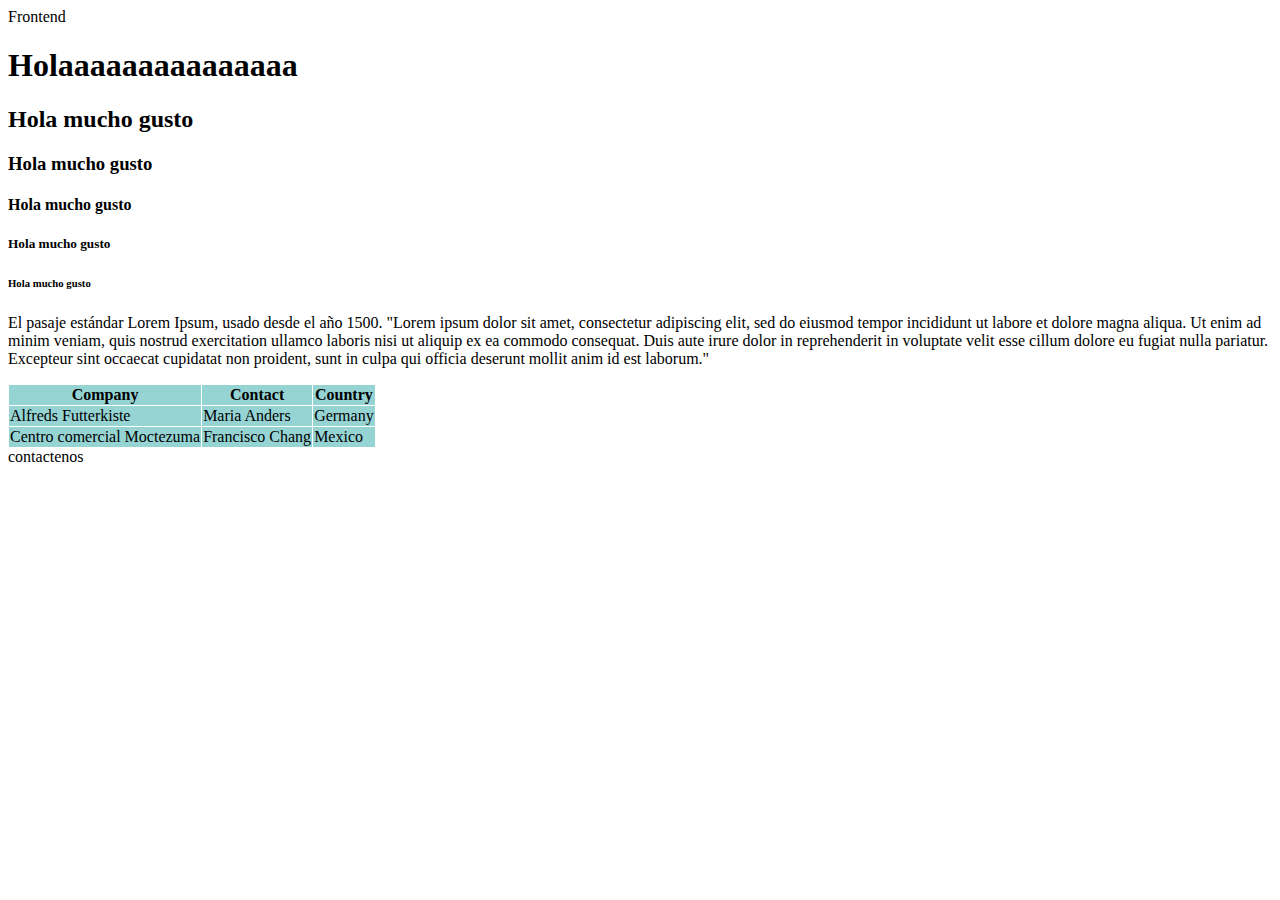
<file: index.html>
<!DOCTYPE html>
<html lang="en">
<head>
    <meta charset="UTF-8">
    <meta name="viewport" content="width=device-width, initial-scale=1.0">
    <title>CLases frontend</title>
    <style>
        table,th,td{
            border: 1px solid white;
  border-collapse: collapse;
        }
        th, td {
  background-color: #96D4D4;
}     
    tr:nth-child(even) {
    background-color: #adce1b;}
    </style>
  
  <link href="https://cdn.jsdelivr.net/npm/bootstrap@5.3.2/dist/css/bootstrap.min.css" rel="stylesheet" integrity="sha384-T3c6CoIi6uLrA9TneNEoa7RxnatzjcDSCmG1MXxSR1GAsXEV/Dwwykc2MPK8M2HN" crossorigin="anonymous">
<script src="https://cdn.jsdelivr.net/npm/bootstrap@5.3.2/dist/js/bootstrap.bundle.min.js" integrity="sha384-C6RzsynM9kWDrMNeT87bh95OGNyZPhcTNXj1NW7RuBCsyN/o0jlpcV8Qyq46cDfL" crossorigin="anonymous"></script>

</head>
<body>
    <header>Frontend</header>

    <h1>Holaaaaaaaaaaaaaaa</h1>
    <h2>Hola mucho gusto</h2>
    <h3>Hola mucho gusto</h3>
    <h4>Hola mucho gusto</h4>
    <h5>Hola mucho gusto</h5>
    <h6>Hola mucho gusto</h6>

    <p>El pasaje estándar Lorem Ipsum, usado desde el año 1500.
        "Lorem ipsum dolor sit amet, consectetur adipiscing elit, sed do eiusmod tempor incididunt ut labore et dolore magna aliqua. Ut enim ad minim veniam, quis nostrud exercitation ullamco laboris nisi ut aliquip ex ea commodo consequat. Duis aute irure dolor in reprehenderit in voluptate velit esse cillum dolore eu fugiat nulla pariatur. Excepteur sint occaecat cupidatat non proident, sunt in culpa qui officia deserunt mollit anim id est laborum."</p>
    
    <table>
  <tr>
    <th>Company</th>
    <th>Contact</th>
    <th>Country</th>
  </tr>
  <tr>
    <td>Alfreds Futterkiste</td>
    <td>Maria Anders</td>
    <td>Germany</td>
  </tr>
  <tr>
    <td>Centro comercial Moctezuma</td>
    <td>Francisco Chang</td>
    <td>Mexico</td>
  </tr>
</table>


        <footer>contactenos</footer>
</body>
</html>
</file>
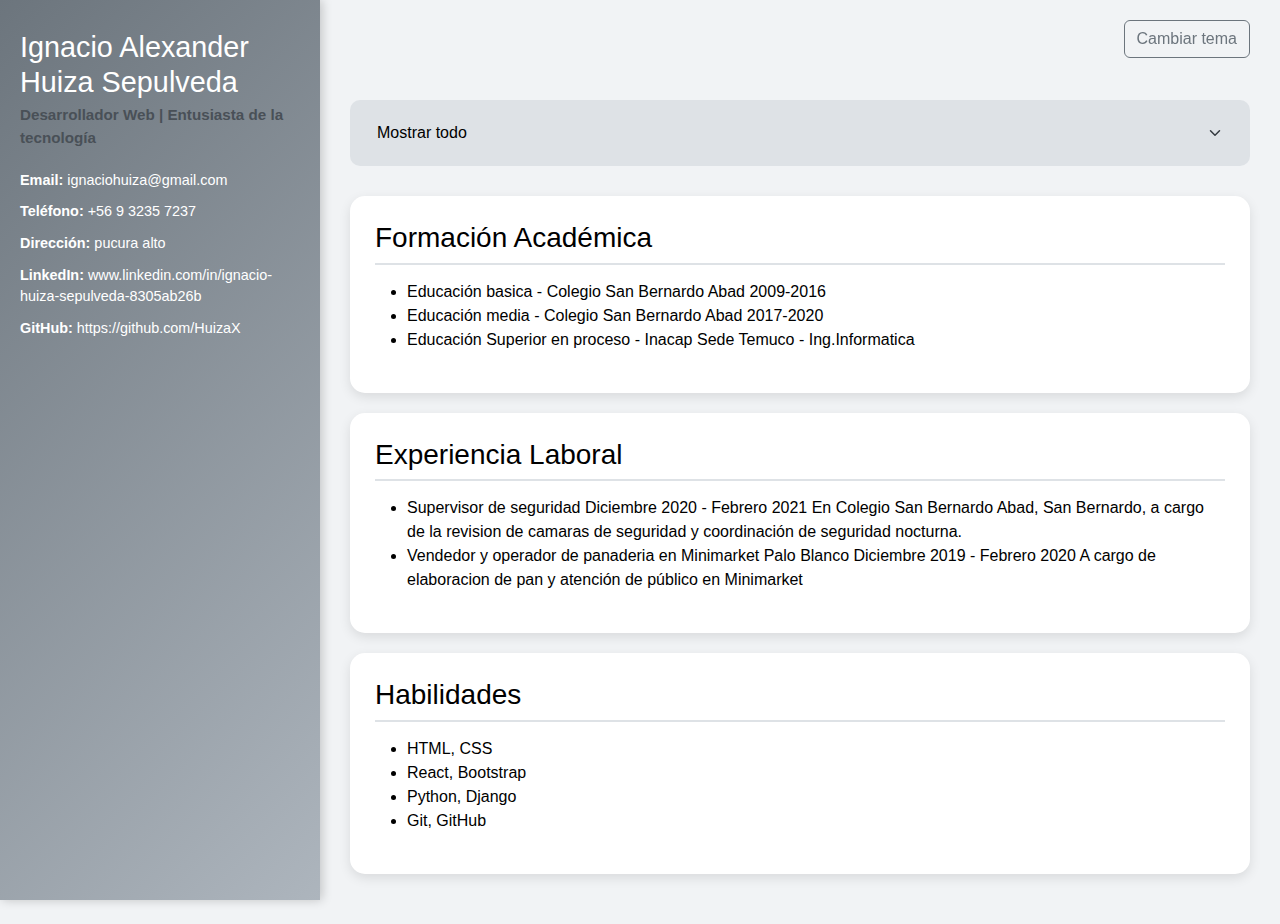
<file: cv.html>
<!DOCTYPE html>
<html lang="es">

<head>
  <meta charset="UTF-8">
  <meta name="viewport" content="width=device-width, initial-scale=1.0">
  <title>Currículum Vitae</title>
  <link href="https://cdn.jsdelivr.net/npm/bootstrap@5.3.2/dist/css/bootstrap.min.css" rel="stylesheet">
  <style>
    :root {
      --bg-color: #f1f3f5;
      --sidebar-bg: linear-gradient(135deg, #6c757d, #adb5bd);
      --text-color: #000;
      --text-muted: #495057;
      --card-bg: #fff;
      --card-shadow: rgba(0, 0, 0, 0.1);
      --search-bg: #dee2e6;
      --search-text: #000;
    }

    [data-theme="dark"] {
      --bg-color: #1c1c1e;
      --sidebar-bg: linear-gradient(135deg, #343a40, #495057);
      --text-color: #f8f9fa;
      --text-muted: #ced4da;
      --card-bg: #2c2c2e;
      --card-shadow: rgba(255, 255, 255, 0.05);
      --search-bg: #3a3a3c;
      --search-text: #f8f9fa;
    }

    body {
      background-color: var(--bg-color);
      color: var(--text-color);
      font-family: 'Segoe UI', Tahoma, Geneva, Verdana, sans-serif;
    }

    .sidebar {
      height: 100vh;
      background: var(--sidebar-bg);
      color: white;
      padding: 30px 20px;
      box-shadow: 2px 0 10px rgba(0, 0, 0, 0.2);
    }

    .sidebar h2 {
      font-size: 1.8rem;
      margin-bottom: 5px;
    }

    .sidebar small {
      display: block;
      font-size: 0.95rem;
      margin-bottom: 20px;
      color: var(--text-muted);
    }

    .sidebar p {
      font-size: 0.9rem;
      margin-bottom: 10px;
    }

    .content {
      padding: 30px;
    }

    .search-bar {
      margin-top: 70px;
      margin-bottom: 30px;
      background-color: var(--search-bg);
      padding: 15px;
      border-radius: 10px;
      color: var(--search-text);
    }

    .form-select {
      background-color: var(--search-bg);
      color: var(--search-text);
      border: none;
    }

    .form-select option {
      background-color: var(--search-bg);
      color: var(--search-text);
    }

    .card {
      background-color: var(--card-bg);
      border: none;
      border-radius: 15px;
      box-shadow: 0 4px 12px var(--card-shadow);
      padding: 25px;
      margin-bottom: 20px;
      transition: transform 0.2s;
      color: var(--text-color);
    }

    .card:hover {
      transform: translateY(-5px);
    }

    h3 {
      border-bottom: 2px solid #dee2e6;
      padding-bottom: 8px;
      margin-bottom: 15px;
    }

    .theme-toggle {
      position: fixed;
      top: 20px;
      right: 30px;
      z-index: 999;
    }
  </style>
</head>

<body data-theme="light">
  <button class="btn btn-outline-secondary theme-toggle" onclick="toggleTheme()">Cambiar tema</button>
  <div class="container-fluid">
    <div class="row">
      <!-- Barra lateral izquierda -->
      <div class="col-md-3 sidebar">
        <h2>Ignacio Alexander Huiza Sepulveda</h2>
        <small class="fw-semibold">Desarrollador Web | Entusiasta de la tecnología</small>
        <p><strong>Email:</strong> ignaciohuiza@gmail.com</p>
        <p><strong>Teléfono:</strong> +56 9 3235 7237</p>
        <p><strong>Dirección:</strong> pucura alto</p>
        <p><strong>LinkedIn:</strong> www.linkedin.com/in/ignacio-huiza-sepulveda-8305ab26b</p>
        <p><strong>GitHub:</strong> https://github.com/HuizaX</p>
      </div>

      <!-- Contenido principal -->
      <div class="col-md-9 content">
        <!-- Barra de selección -->
        <div class="search-bar">
          <select class="form-select" id="sectionSelect">
            <option value="todos">Mostrar todo</option>
            <option value="formacion">Formación Académica</option>
            <option value="experiencia">Experiencia Laboral</option>
            <option value="habilidades">Habilidades</option>
          </select>
        </div>

        <!-- Secciones -->
        <div id="formacion" class="card">
          <h3>Formación Académica</h3>
          <ul>
            <li>Educación basica - Colegio San Bernardo Abad 2009-2016</li>
            <li>Educación media - Colegio San Bernardo Abad 2017-2020</li>
            <li>Educación Superior en proceso - Inacap Sede Temuco - Ing.Informatica</li>
          </ul>
        </div>

        <div id="experiencia" class="card">
          <h3>Experiencia Laboral</h3>
          <ul>
            <li>Supervisor de seguridad Diciembre 2020 - Febrero 2021
                En Colegio San Bernardo Abad, San Bernardo, a cargo de la revision de camaras de seguridad y coordinación de seguridad nocturna.
            </li>
            <li>Vendedor y operador de panaderia en Minimarket Palo Blanco Diciembre 2019 - Febrero 2020
                A cargo de elaboracion de pan y atención de público en Minimarket
            </li>
          </ul>
        </div>

        <div id="habilidades" class="card">
          <h3>Habilidades</h3>
          <ul>
            <li>HTML, CSS</li>
            <li>React, Bootstrap</li>
            <li>Python, Django</li>
            <li>Git, GitHub</li>
          </ul>
        </div>
      </div>
    </div>
  </div>

  <script>
    const sectionSelect = document.getElementById('sectionSelect');
    const sections = ['formacion', 'experiencia', 'habilidades'];

    sectionSelect.addEventListener('change', () => {
      const value = sectionSelect.value;

      sections.forEach(id => {
        const section = document.getElementById(id);
        if (value === 'todos' || value === id) {
          section.style.display = 'block';
        } else {
          section.style.display = 'none';
        }
      });
    });

    function toggleTheme() {
      const body = document.body;
      const currentTheme = body.getAttribute('data-theme');
      const newTheme = currentTheme === 'light' ? 'dark' : 'light';
      body.setAttribute('data-theme', newTheme);
    }
  </script>
</body>

</html>
</file>
